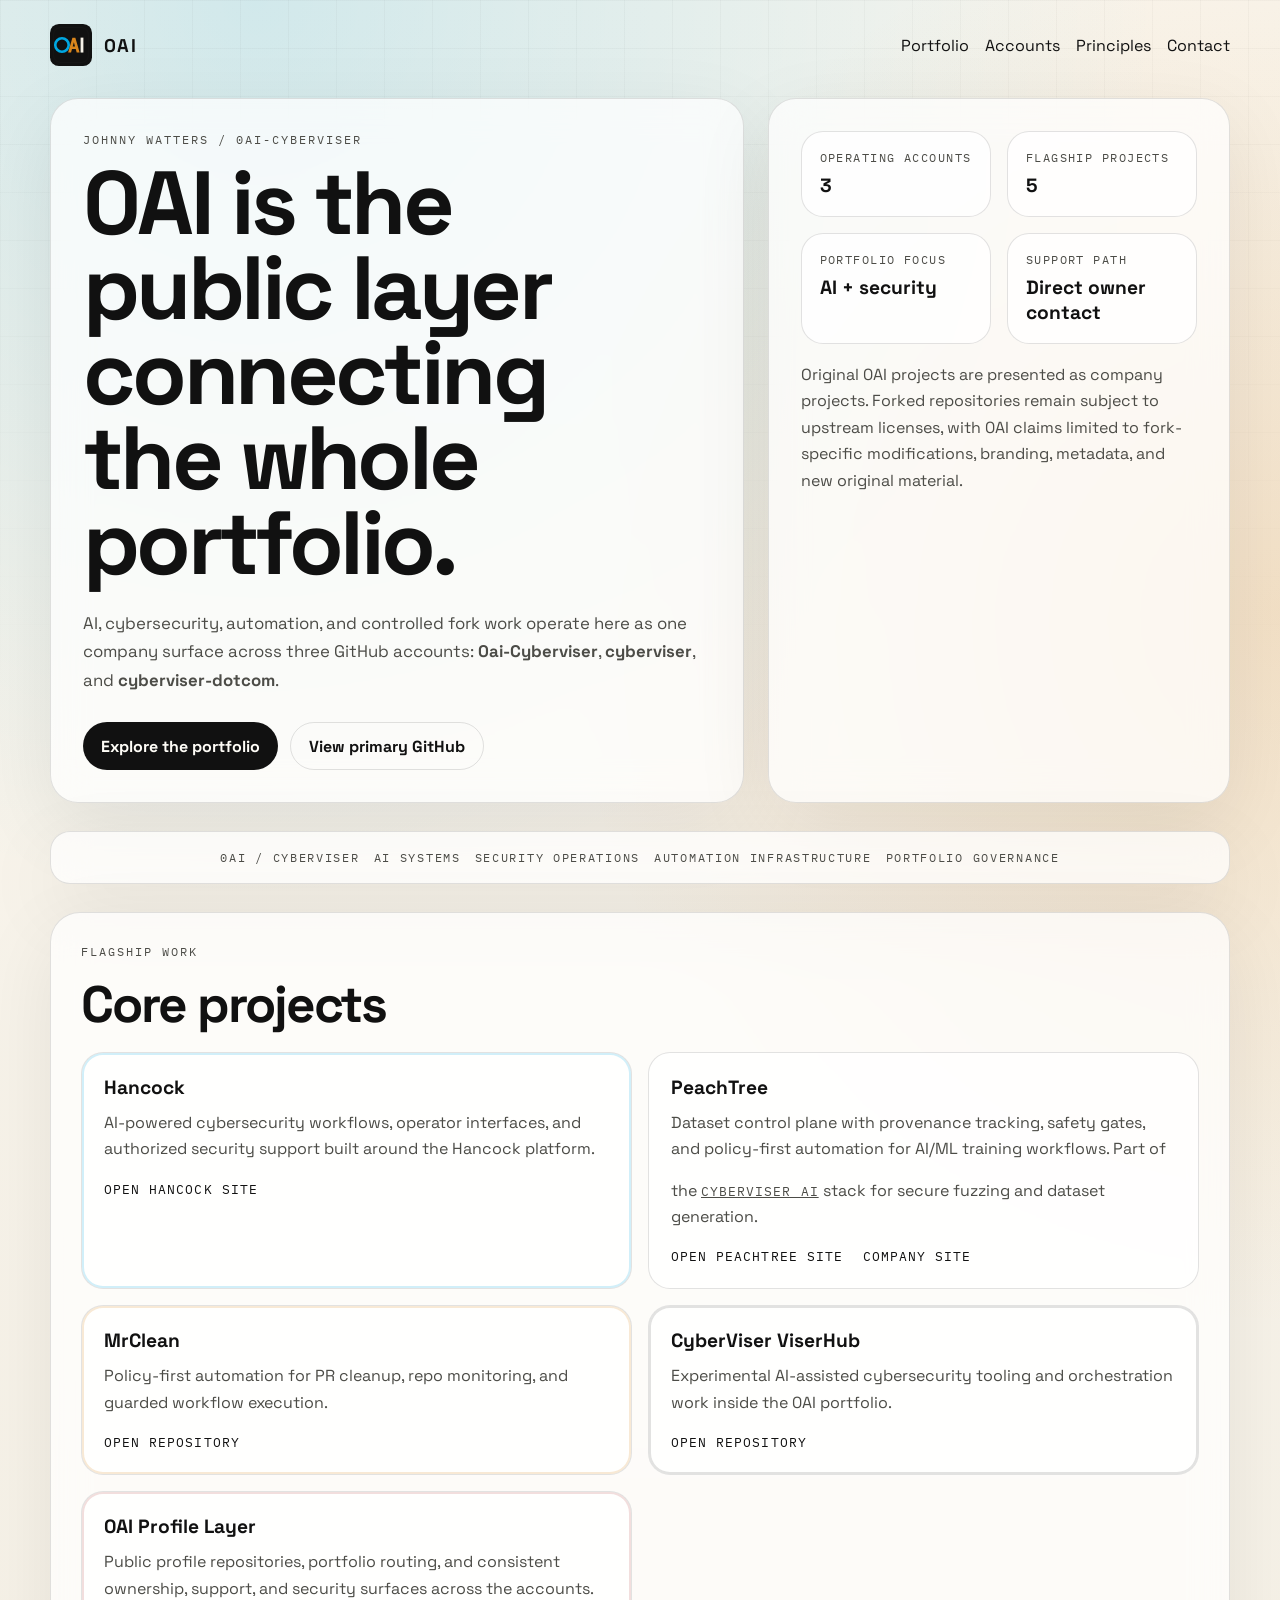
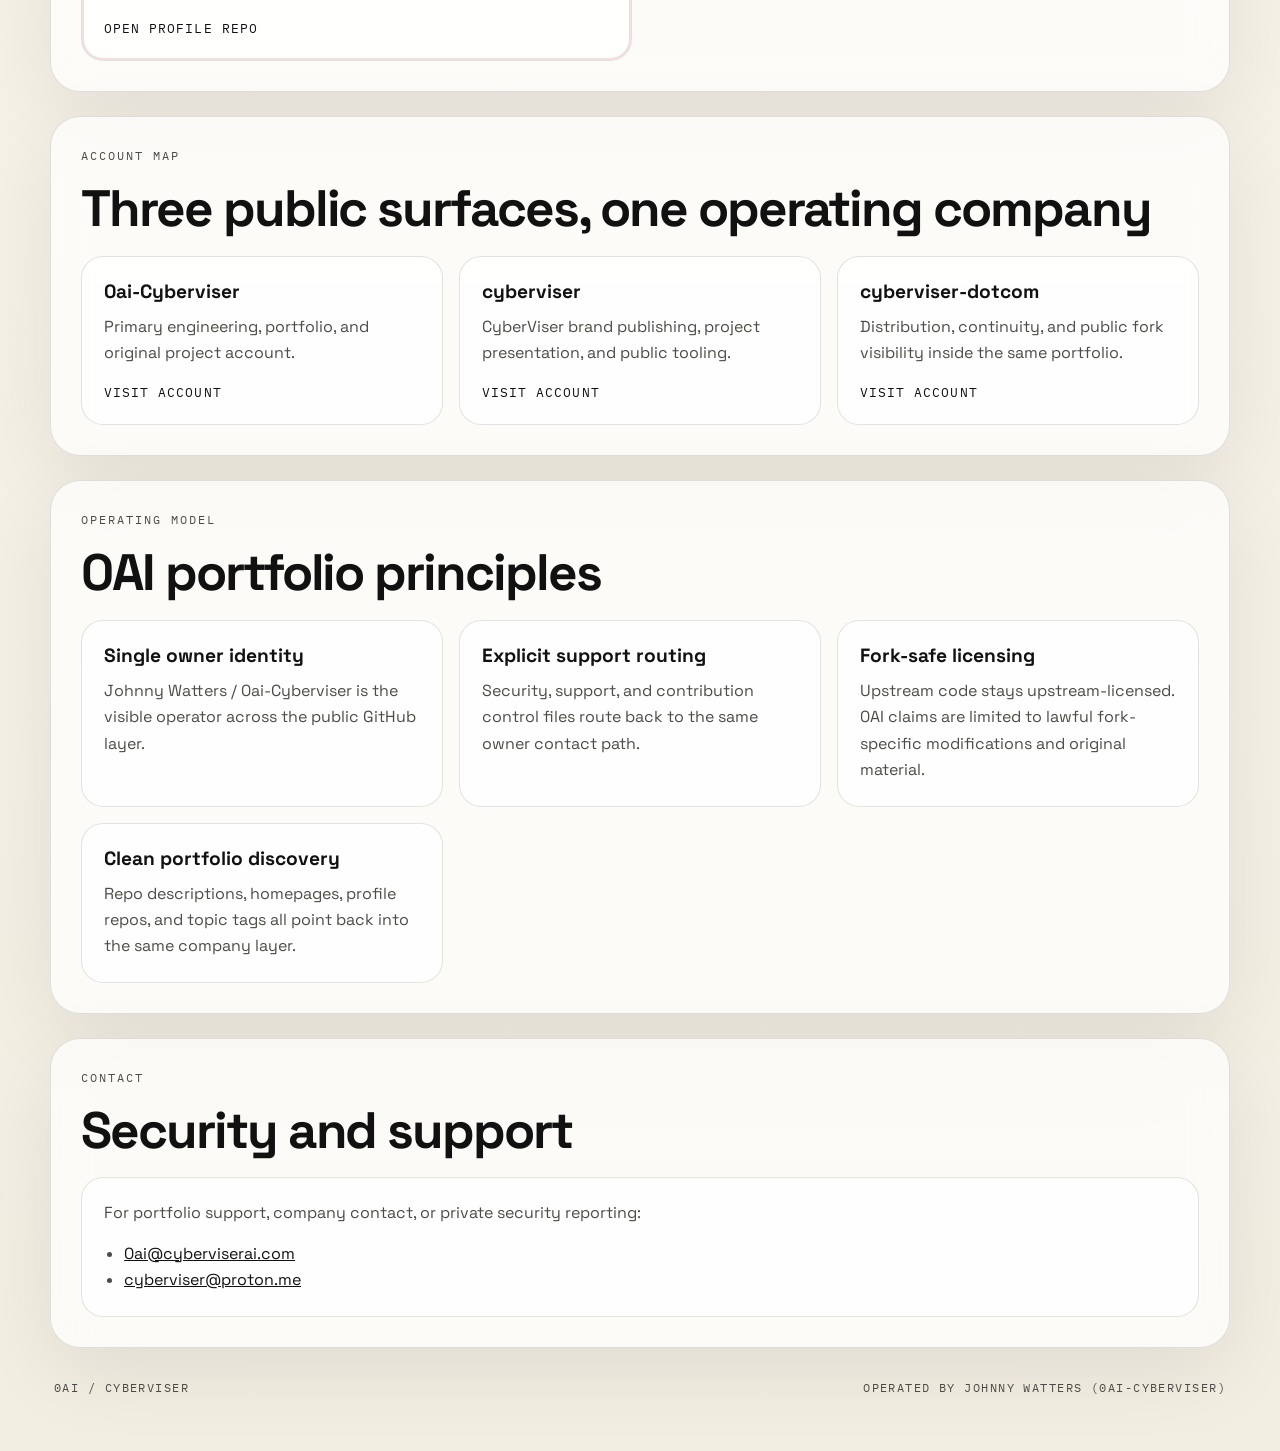
<file: index.html>
<!DOCTYPE html>
<html lang="en">
  <head>
    <meta charset="utf-8" />
    <meta name="viewport" content="width=device-width, initial-scale=1" />
    <title>0AI | Portfolio Hub</title>
    <meta
      name="description"
      content="0AI is the public portfolio hub for Johnny Watters (0ai-Cyberviser), connecting AI, cybersecurity, and automation projects across the 0ai-Cyberviser, cyberviser, and cyberviser-dotcom GitHub accounts."
    />
    <meta property="og:title" content="0AI | Portfolio Hub" />
    <meta
      property="og:description"
      content="AI, cybersecurity, and automation projects operated by Johnny Watters (0ai-Cyberviser) under 0AI."
    />
    <meta property="og:type" content="website" />
    <meta property="og:image" content="assets/0ai-social-card.png" />
    <meta property="og:image:alt" content="0AI portfolio hub social card" />
    <meta name="twitter:card" content="summary_large_image" />
    <meta name="twitter:title" content="0AI | Portfolio Hub" />
    <meta
      name="twitter:description"
      content="AI, cybersecurity, and automation projects operated by Johnny Watters (0ai-Cyberviser) under 0AI."
    />
    <meta name="twitter:image" content="assets/0ai-social-card.png" />
    <link rel="preconnect" href="https://fonts.googleapis.com" />
    <link rel="preconnect" href="https://fonts.gstatic.com" crossorigin />
    <link
      href="https://fonts.googleapis.com/css2?family=IBM+Plex+Mono:wght@400;500;600&family=Space+Grotesk:wght@400;500;700&display=swap"
      rel="stylesheet"
    />
    <link rel="icon" href="assets/favicon.svg" type="image/svg+xml" />
    <link rel="manifest" href="site.webmanifest" />
    <link rel="stylesheet" href="styles.css" />
  </head>
  <body>
    <div class="page-shell">
      <header class="site-header">
        <a class="brand" href="#top" aria-label="0AI home">
          <img src="assets/0ai-mark.svg" alt="" />
          <span>0AI</span>
        </a>
        <nav class="site-nav" aria-label="Primary">
          <a href="#portfolio">Portfolio</a>
          <a href="#accounts">Accounts</a>
          <a href="#principles">Principles</a>
          <a href="#contact">Contact</a>
        </nav>
      </header>

      <main id="top">
        <section class="hero">
          <div class="hero-copy">
            <p class="eyebrow">Johnny Watters / 0ai-Cyberviser</p>
            <h1>0AI is the public layer connecting the whole portfolio.</h1>
            <p class="hero-text">
              AI, cybersecurity, automation, and controlled fork work operate
              here as one company surface across three GitHub accounts:
              <strong>0ai-Cyberviser</strong>, <strong>cyberviser</strong>, and
              <strong>cyberviser-dotcom</strong>.
            </p>
            <div class="hero-actions">
              <a class="primary-action" href="#portfolio">Explore the portfolio</a>
              <a class="secondary-action" href="https://github.com/0ai-Cyberviser">
                View primary GitHub
              </a>
            </div>
          </div>
          <div class="hero-panel">
            <div class="hero-panel-grid">
              <div class="metric-card">
                <span class="metric-label">Operating accounts</span>
                <strong>3</strong>
              </div>
              <div class="metric-card">
                <span class="metric-label">Flagship projects</span>
                <strong>5</strong>
              </div>
              <div class="metric-card">
                <span class="metric-label">Portfolio focus</span>
                <strong>AI + security</strong>
              </div>
              <div class="metric-card">
                <span class="metric-label">Support path</span>
                <strong>Direct owner contact</strong>
              </div>
            </div>
            <p class="panel-note">
              Original 0AI projects are presented as company projects. Forked
              repositories remain subject to upstream licenses, with 0AI claims
              limited to fork-specific modifications, branding, metadata, and
              new original material.
            </p>
          </div>
        </section>

        <section class="stripe-callout">
          <span>0AI / CyberViser</span>
          <span>AI systems</span>
          <span>security operations</span>
          <span>automation infrastructure</span>
          <span>portfolio governance</span>
        </section>

        <section class="section-block" id="portfolio">
          <div class="section-head">
            <p class="eyebrow">Flagship work</p>
            <h2>Core projects</h2>
          </div>
          <div class="project-grid">
            <article class="project-card accent-cyan" id="project-hancock">
              <h3>Hancock</h3>
              <p>
                AI-powered cybersecurity workflows, operator interfaces, and
                authorized security support built around the Hancock platform.
              </p>
              <a href="https://cyberviser.github.io/Hancock/">Open Hancock site</a>
            </article>
            <article class="project-card accent-green" id="project-peachtree">
              <h3>PeachTree</h3>
              <p>
                Dataset control plane with provenance tracking, safety gates, and
                policy-first automation for AI/ML training workflows. Part of the
                <a href="https://cyberviserai.com/" style="color: inherit; text-decoration: underline;">CyberViser AI</a> stack for
                secure fuzzing and dataset generation.
              </p>
              <a href="https://0ai-cyberviser.github.io/PeachTree/">Open PeachTree site</a>
              <a href="https://cyberviserai.com/" style="margin-left: 1rem;">Company site</a>
            </article>
            <article class="project-card accent-gold" id="project-mrclean">
              <h3>MrClean</h3>
              <p>
                Policy-first automation for PR cleanup, repo monitoring, and
                guarded workflow execution.
              </p>
              <a href="https://github.com/0ai-Cyberviser/mrclean">Open repository</a>
            </article>
            <article class="project-card accent-ink" id="project-viserhub">
              <h3>CyberViser ViserHub</h3>
              <p>
                Experimental AI-assisted cybersecurity tooling and orchestration
                work inside the 0AI portfolio.
              </p>
              <a href="https://github.com/0ai-Cyberviser/CyberViser-ViserHub">
                Open repository
              </a>
            </article>
            <article class="project-card accent-rose" id="project-profile-layer">
              <h3>0AI Profile Layer</h3>
              <p>
                Public profile repositories, portfolio routing, and consistent
                ownership, support, and security surfaces across the accounts.
              </p>
              <a href="https://github.com/0ai-Cyberviser/0ai-Cyberviser">
                Open profile repo
              </a>
            </article>
          </div>
        </section>

        <section class="section-block" id="accounts">
          <div class="section-head">
            <p class="eyebrow">Account map</p>
            <h2>Three public surfaces, one operating company</h2>
          </div>
          <div class="account-grid">
            <article class="account-card">
              <h3>0ai-Cyberviser</h3>
              <p>Primary engineering, portfolio, and original project account.</p>
              <a href="https://github.com/0ai-Cyberviser">Visit account</a>
            </article>
            <article class="account-card">
              <h3>cyberviser</h3>
              <p>CyberViser brand publishing, project presentation, and public tooling.</p>
              <a href="https://github.com/cyberviser">Visit account</a>
            </article>
            <article class="account-card">
              <h3>cyberviser-dotcom</h3>
              <p>Distribution, continuity, and public fork visibility inside the same portfolio.</p>
              <a href="https://github.com/cyberviser-dotcom">Visit account</a>
            </article>
          </div>
        </section>

        <section class="section-block principles" id="principles">
          <div class="section-head">
            <p class="eyebrow">Operating model</p>
            <h2>0AI portfolio principles</h2>
          </div>
          <div class="principle-list">
            <article>
              <h3>Single owner identity</h3>
              <p>
                Johnny Watters / 0ai-Cyberviser is the visible operator across
                the public GitHub layer.
              </p>
            </article>
            <article>
              <h3>Explicit support routing</h3>
              <p>
                Security, support, and contribution control files route back to
                the same owner contact path.
              </p>
            </article>
            <article>
              <h3>Fork-safe licensing</h3>
              <p>
                Upstream code stays upstream-licensed. 0AI claims are limited to
                lawful fork-specific modifications and original material.
              </p>
            </article>
            <article>
              <h3>Clean portfolio discovery</h3>
              <p>
                Repo descriptions, homepages, profile repos, and topic tags all
                point back into the same company layer.
              </p>
            </article>
          </div>
        </section>

        <section class="section-block contact-block" id="contact">
          <div class="section-head">
            <p class="eyebrow">Contact</p>
            <h2>Security and support</h2>
          </div>
          <div class="contact-panel">
            <p>
              For portfolio support, company contact, or private security
              reporting:
            </p>
            <ul>
              <li><a href="mailto:0ai@cyberviserai.com">0ai@cyberviserai.com</a></li>
              <li><a href="mailto:cyberviser@proton.me">cyberviser@proton.me</a></li>
            </ul>
          </div>
        </section>
      </main>

      <footer class="site-footer">
        <span>0AI / CyberViser</span>
        <span>Operated by Johnny Watters (0ai-Cyberviser)</span>
      </footer>
    </div>
  </body>
</html>
</file>
<file: styles.css>
:root {
  --bg: #f6f2e8;
  --paper: rgba(255, 255, 255, 0.72);
  --ink: #111111;
  --muted: #4c4c47;
  --line: rgba(17, 17, 17, 0.12);
  --cyan: #00a7e1;
  --gold: #d9851c;
  --rose: #b54a4a;
  --foam: #fffdf7;
  --shadow: 0 24px 80px rgba(17, 17, 17, 0.08);
}

* {
  box-sizing: border-box;
}

html {
  scroll-behavior: smooth;
}

body {
  margin: 0;
  min-height: 100vh;
  background:
    radial-gradient(circle at 20% 0%, rgba(0, 167, 225, 0.16), transparent 28%),
    radial-gradient(circle at 100% 20%, rgba(217, 133, 28, 0.18), transparent 26%),
    linear-gradient(180deg, #f9f5ed 0%, #f3eee2 100%);
  color: var(--ink);
  font-family: "Space Grotesk", system-ui, sans-serif;
}

body::before {
  content: "";
  position: fixed;
  inset: 0;
  background-image:
    linear-gradient(rgba(17, 17, 17, 0.04) 1px, transparent 1px),
    linear-gradient(90deg, rgba(17, 17, 17, 0.04) 1px, transparent 1px);
  background-size: 48px 48px;
  pointer-events: none;
  mask-image: linear-gradient(180deg, rgba(0, 0, 0, 0.7), transparent 80%);
}

.page-shell {
  position: relative;
  width: min(1180px, calc(100vw - 32px));
  margin: 0 auto;
  padding: 24px 0 56px;
}

.site-header,
.hero,
.section-block,
.stripe-callout,
.site-footer {
  position: relative;
  z-index: 1;
}

.site-header {
  display: flex;
  align-items: center;
  justify-content: space-between;
  gap: 24px;
  margin-bottom: 32px;
}

.brand {
  display: inline-flex;
  align-items: center;
  gap: 12px;
  color: var(--ink);
  text-decoration: none;
  font-size: 1.15rem;
  font-weight: 700;
  letter-spacing: 0.08em;
  text-transform: uppercase;
}

.brand img {
  width: 42px;
  height: 42px;
}

.site-nav {
  display: flex;
  flex-wrap: wrap;
  gap: 16px;
}

.site-nav a,
.project-card a,
.account-card a {
  color: var(--ink);
  text-decoration: none;
}

.site-nav a:hover,
.project-card a:hover,
.account-card a:hover {
  text-decoration: underline;
  text-decoration-thickness: 2px;
}

.hero {
  display: grid;
  grid-template-columns: 1.2fr 0.8fr;
  gap: 24px;
  align-items: stretch;
  margin-bottom: 28px;
}

.hero-copy,
.hero-panel,
.section-block,
.stripe-callout {
  background: var(--paper);
  border: 1px solid var(--line);
  backdrop-filter: blur(18px);
  box-shadow: var(--shadow);
}

.hero-copy,
.hero-panel {
  border-radius: 28px;
  padding: 32px;
}

.eyebrow {
  margin: 0 0 14px;
  color: var(--muted);
  font-family: "IBM Plex Mono", monospace;
  font-size: 0.78rem;
  letter-spacing: 0.16em;
  text-transform: uppercase;
}

.hero h1,
.section-head h2 {
  margin: 0;
  line-height: 0.95;
  letter-spacing: -0.04em;
}

.hero h1 {
  font-size: clamp(3rem, 7vw, 5.8rem);
  max-width: 10ch;
}

.hero-text {
  max-width: 58ch;
  margin: 22px 0 0;
  font-size: 1.05rem;
  line-height: 1.7;
  color: var(--muted);
}

.hero-actions {
  display: flex;
  flex-wrap: wrap;
  gap: 12px;
  margin-top: 28px;
}

.hero-actions a {
  display: inline-flex;
  align-items: center;
  justify-content: center;
  min-height: 48px;
  padding: 0 18px;
  border-radius: 999px;
  text-decoration: none;
  font-weight: 700;
}

.primary-action {
  background: var(--ink);
  color: var(--foam);
}

.secondary-action {
  border: 1px solid var(--line);
  color: var(--ink);
}

.hero-panel-grid,
.project-grid,
.account-grid,
.principle-list {
  display: grid;
  gap: 16px;
}

.hero-panel-grid {
  grid-template-columns: repeat(2, minmax(0, 1fr));
}

.metric-card,
.project-card,
.account-card,
.principle-list article,
.contact-panel {
  border-radius: 22px;
  border: 1px solid var(--line);
  background: rgba(255, 255, 255, 0.78);
}

.metric-card {
  padding: 18px;
}

.metric-label {
  display: block;
  color: var(--muted);
  font-family: "IBM Plex Mono", monospace;
  font-size: 0.75rem;
  letter-spacing: 0.12em;
  text-transform: uppercase;
}

.metric-card strong {
  display: block;
  margin-top: 8px;
  font-size: 1.2rem;
}

.panel-note {
  margin: 18px 0 0;
  color: var(--muted);
  line-height: 1.65;
}

.stripe-callout {
  display: flex;
  flex-wrap: wrap;
  gap: 14px;
  align-items: center;
  justify-content: center;
  margin-bottom: 28px;
  border-radius: 20px;
  padding: 18px 22px;
  color: var(--muted);
  font-family: "IBM Plex Mono", monospace;
  font-size: 0.76rem;
  letter-spacing: 0.14em;
  text-transform: uppercase;
}

.section-block {
  border-radius: 30px;
  padding: 30px;
  margin-bottom: 24px;
}

.section-head {
  display: flex;
  flex-direction: column;
  gap: 8px;
  margin-bottom: 22px;
}

.section-head h2 {
  font-size: clamp(2rem, 4vw, 3.4rem);
}

.project-grid {
  grid-template-columns: repeat(2, minmax(0, 1fr));
}

.account-grid,
.principle-list {
  grid-template-columns: repeat(3, minmax(0, 1fr));
}

.project-card,
.account-card,
.principle-list article,
.contact-panel {
  padding: 22px;
}

.project-card h3,
.account-card h3,
.principle-list h3 {
  margin: 0 0 10px;
  font-size: 1.2rem;
}

.project-card p,
.account-card p,
.principle-list p,
.contact-panel p,
.contact-panel li {
  margin: 0;
  color: var(--muted);
  line-height: 1.65;
}

.project-card a,
.account-card a {
  display: inline-block;
  margin-top: 18px;
  font-family: "IBM Plex Mono", monospace;
  font-size: 0.82rem;
  letter-spacing: 0.08em;
  text-transform: uppercase;
}

.accent-cyan {
  box-shadow: inset 0 0 0 2px rgba(0, 167, 225, 0.18);
}

.accent-gold {
  box-shadow: inset 0 0 0 2px rgba(217, 133, 28, 0.18);
}

.accent-ink {
  box-shadow: inset 0 0 0 2px rgba(17, 17, 17, 0.12);
}

.accent-rose {
  box-shadow: inset 0 0 0 2px rgba(181, 74, 74, 0.18);
}

.contact-panel ul {
  padding-left: 20px;
  margin: 14px 0 0;
}

.contact-panel a {
  color: var(--ink);
}

.site-footer {
  display: flex;
  flex-wrap: wrap;
  gap: 12px 24px;
  justify-content: space-between;
  padding: 8px 4px 0;
  color: var(--muted);
  font-family: "IBM Plex Mono", monospace;
  font-size: 0.75rem;
  letter-spacing: 0.12em;
  text-transform: uppercase;
}

@media (max-width: 960px) {
  .hero,
  .project-grid,
  .account-grid,
  .principle-list {
    grid-template-columns: 1fr;
  }

  .site-header {
    flex-direction: column;
    align-items: flex-start;
  }

  .hero h1 {
    max-width: none;
  }
}

@media (max-width: 640px) {
  .page-shell {
    width: min(100vw - 20px, 1180px);
    padding-top: 14px;
  }

  .hero-copy,
  .hero-panel,
  .section-block {
    padding: 22px;
    border-radius: 24px;
  }

  .hero-panel-grid {
    grid-template-columns: 1fr;
  }

  .stripe-callout {
    justify-content: flex-start;
  }
}
</file>
